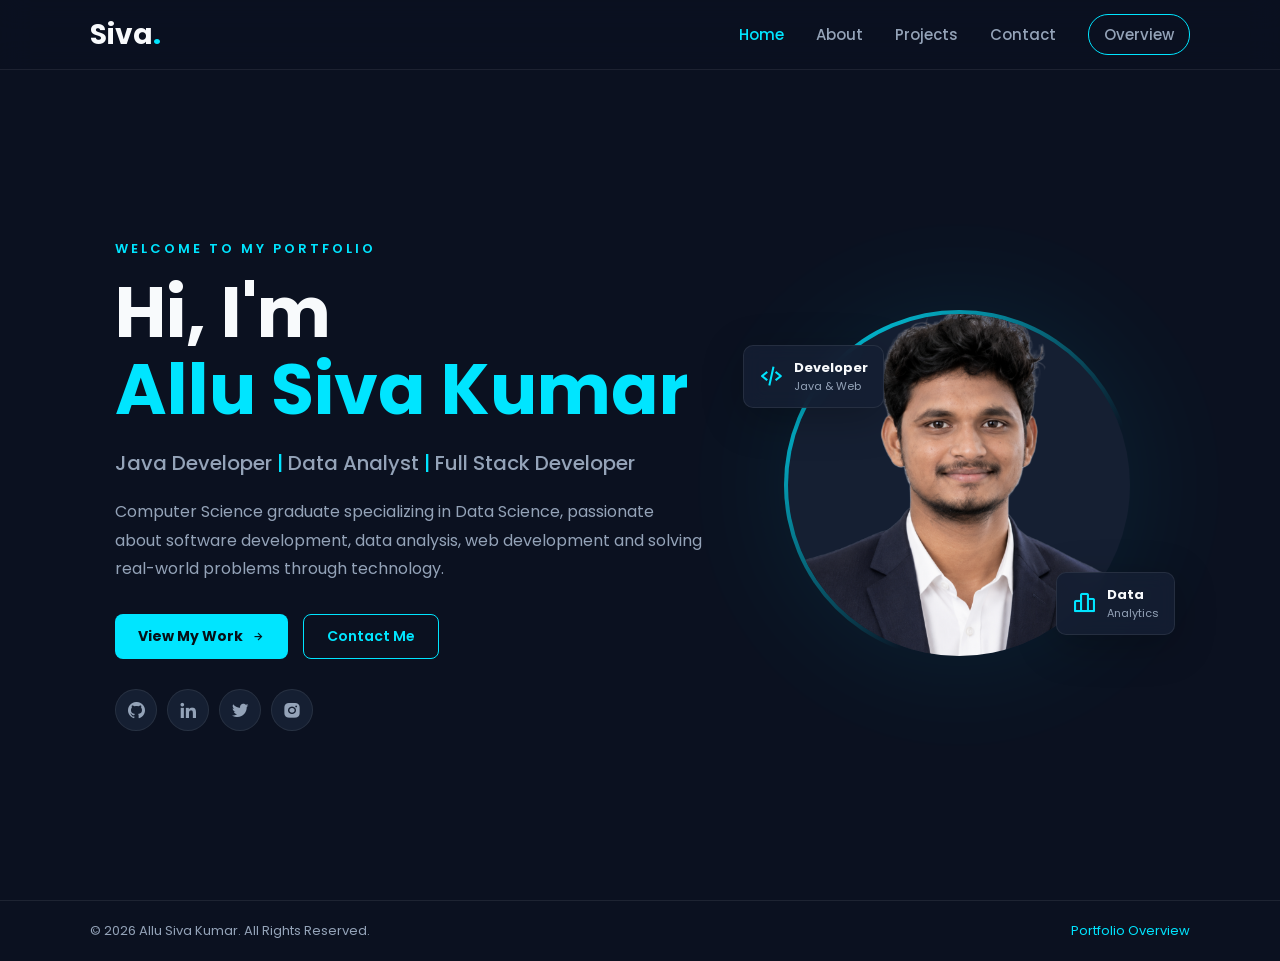
<file: index.html>
<!DOCTYPE html>
<html lang="en">

<head>
    <meta charset="UTF-8">
    <meta name="viewport" content="width=device-width, initial-scale=1.0">

    <title>Allu Siva Kumar | Java Developer & Data Analyst</title>

    <link rel="stylesheet" href="css/style.css">
    <link rel="stylesheet" href="css/home.css">

    <link href="https://unpkg.com/boxicons@2.1.4/css/boxicons.min.css" rel="stylesheet">
</head>

<body>

<header class="header">

    <a href="index.html" class="logo">
        Siva<span>.</span>
    </a>

    <i class='bx bx-menu' id="menu-icon"></i>

    <nav class="navbar">
        <a href="index.html" class="active">Home</a>
        <a href="about.html">About</a>
        <a href="projects.html">Projects</a>
        <a href="contact.html">Contact</a>
        <a href="dashboard.html" class="dashboard-link">Overview</a>
    </nav>

</header>


<main>

<section class="home">

    <div class="home-content">

        <p class="welcome">
            WELCOME TO MY PORTFOLIO
        </p>

        <h1>
            Hi, I'm <span><p>Allu Siva Kumar</p></span>
        </h1>

        <h2>
            Java Developer
            <span>|</span>
            Data Analyst
            <span>|</span>
            Full Stack Developer
        </h2>

        <p class="hero-description">
            Computer Science graduate specializing in Data Science,
            passionate about software development, data analysis,
            web development and solving real-world problems through technology.
        </p>

        <div class="home-buttons">

            <a href="projects.html" class="btn">
                View My Work
                <i class='bx bx-right-arrow-alt'></i>
            </a>

            <a href="contact.html" class="outline-btn">
                Contact Me
            </a>

        </div>


        <div class="social-media">

            <a href="https://github.com/AlluSivaKumar" target="_blank">
                <i class='bx bxl-github'></i>
            </a>

            <a href="https://www.linkedin.com/in/siva-kumar-allu/" target="_blank">
                <i class='bx bxl-linkedin'></i>
            </a>

            <a href="https://x.com/Siva_kumar_allu" target="_blank">
                <i class='bx bxl-twitter'></i>
            </a>

            <a href="https://www.instagram.com/siva_kumar_allu/" target="_blank">
                <i class='bx bxl-instagram-alt'></i>
            </a>

        </div>

    </div>


    <div class="home-image-area">

        <div class="image-glow"></div>

        <div class="home-image">

            <img src="Profile_pic_1.png"
                 alt="Allu Siva Kumar">

        </div>

        <div class="floating-card card-one">
            <i class='bx bx-code-alt'></i>
            <div>
                <strong>Developer</strong>
                <small>Java & Web</small>
            </div>
        </div>

        <div class="floating-card card-two">
            <i class='bx bx-bar-chart-alt-2'></i>
            <div>
                <strong>Data</strong>
                <small>Analytics</small>
            </div>
        </div>

    </div>

</section>

</main>


<footer class="footer">

    <p>
        © 2026 Allu Siva Kumar. All Rights Reserved.
    </p>

    <a href="dashboard.html">
        Portfolio Overview
    </a>

</footer>


<script src="js/script.js"></script>

</body>
</html>
</file>
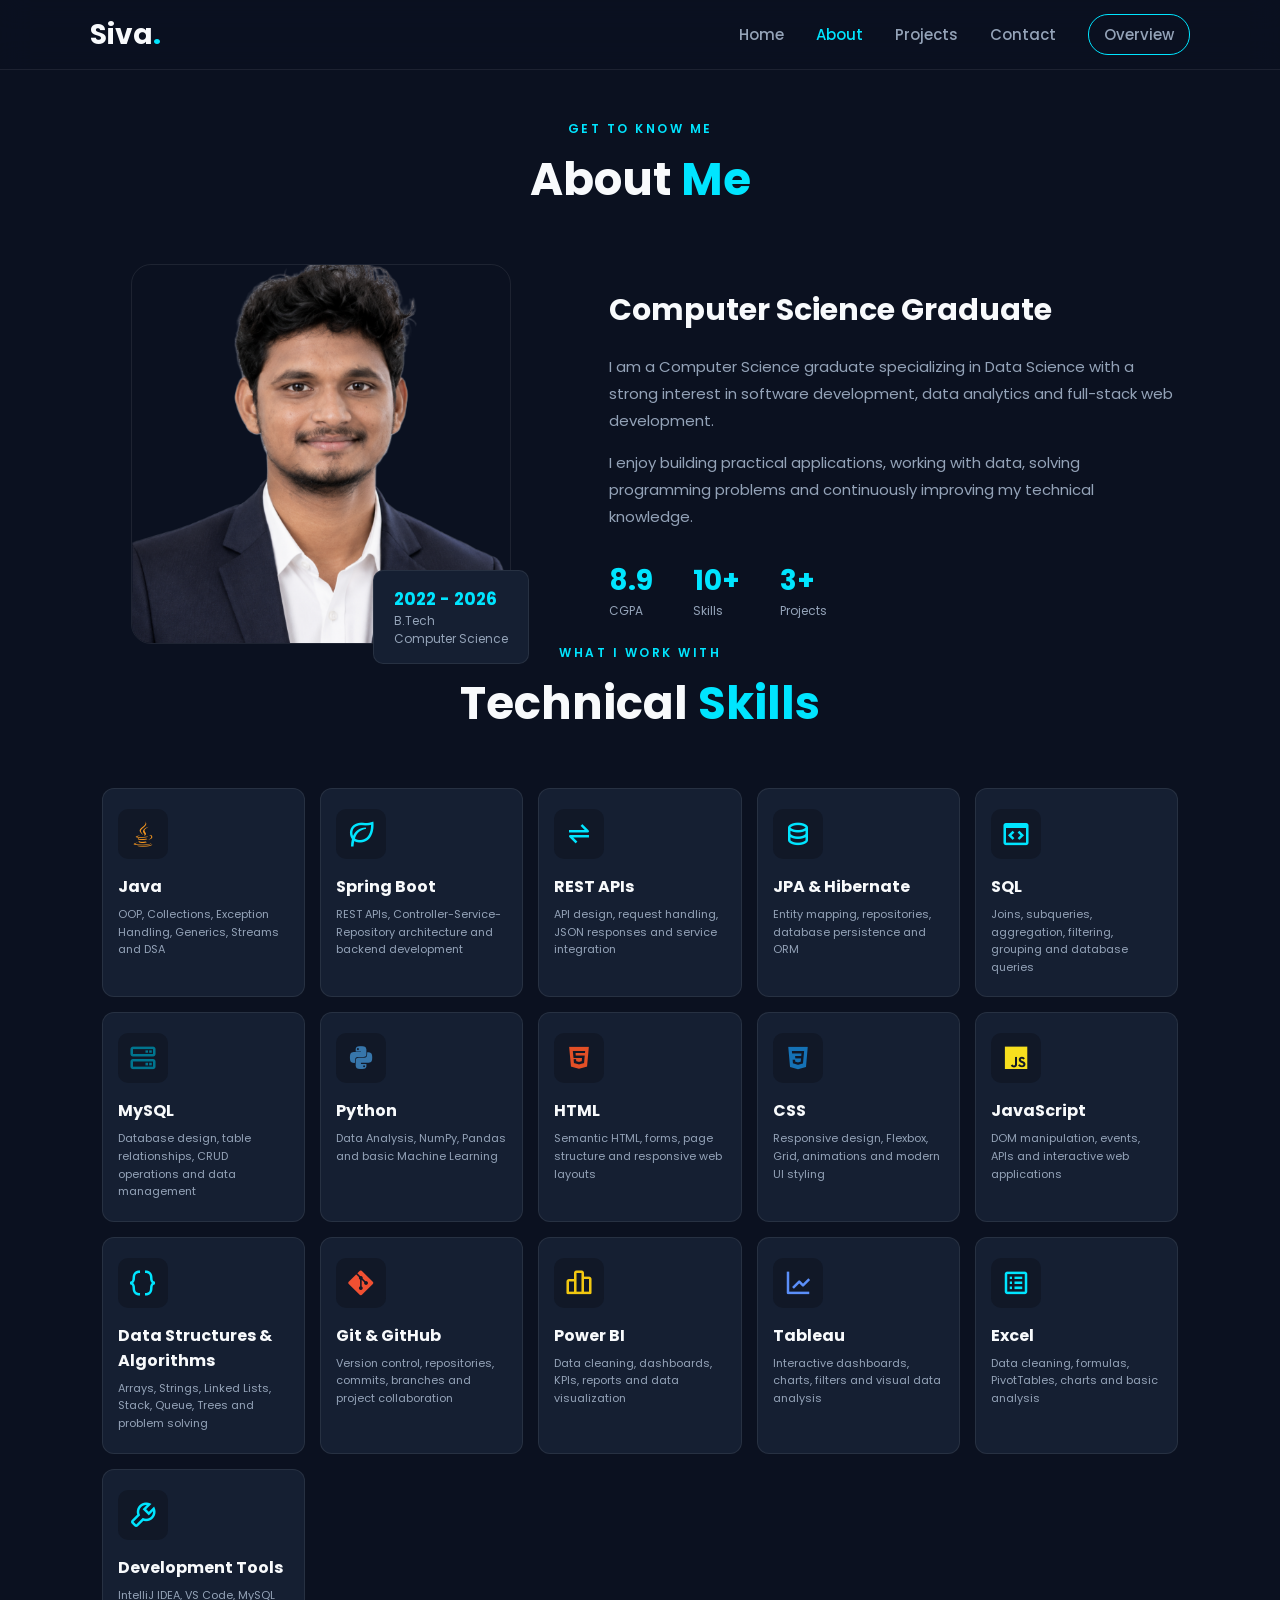
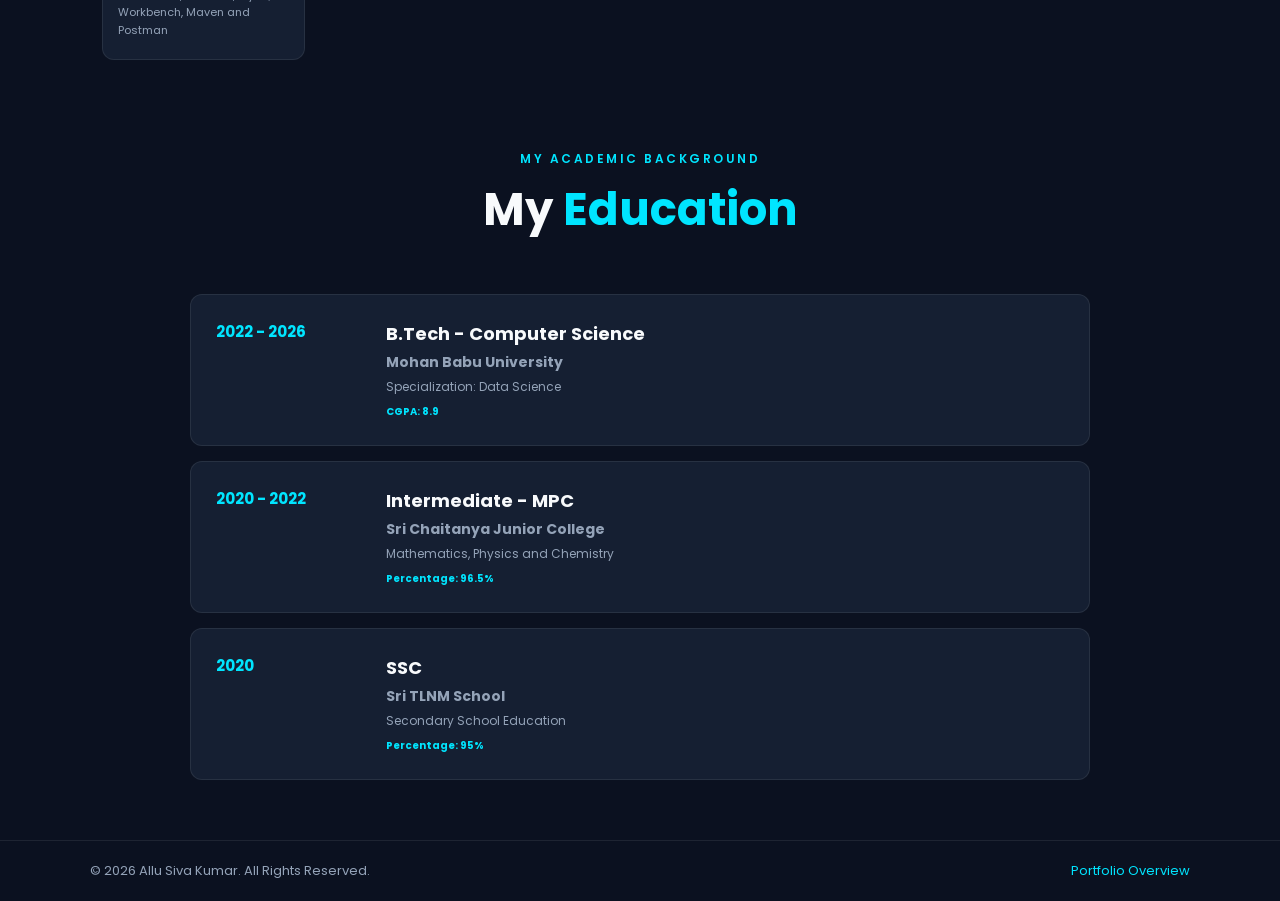
<file: about.html>
<!DOCTYPE html>
<html lang="en">

<head>

    <meta charset="UTF-8">
    <meta name="viewport" content="width=device-width, initial-scale=1.0">

    <title>About | Allu Siva Kumar</title>

    <link rel="stylesheet" href="css/style.css">
    <link rel="stylesheet" href="css/about.css">

    <link href="https://unpkg.com/boxicons@2.1.4/css/boxicons.min.css"
          rel="stylesheet">

</head>

<body>


<header class="header">

    <a href="index.html" class="logo">
        Siva<span>.</span>
    </a>

    <i class='bx bx-menu' id="menu-icon"></i>

    <nav class="navbar">

        <a href="index.html">Home</a>

        <a href="about.html" class="active">
            About
        </a>

        <a href="projects.html">
            Projects
        </a>

        <a href="contact.html">
            Contact
        </a>

        <a href="dashboard.html" class="dashboard-link">
            Overview
        </a>

    </nav>

</header>


<main>

<section class="about-page">


    <div class="about-heading">

        <p>GET TO KNOW ME</p>

        <h1>
            About <span>Me</span>
        </h1>

    </div>


    <div class="about-main">


        <div class="about-image">

            <img src="Profile_pic_1.png"
                 alt="Allu Siva Kumar">

            <div class="experience-card">

                <strong>2022 - 2026</strong>

                <span>
                    B.Tech<br>
                    Computer Science
                </span>

            </div>

        </div>



        <div class="about-text">

            <h2>
                Computer Science Graduate
            </h2>

            <p>
                I am a Computer Science graduate specializing in Data Science
                with a strong interest in software development, data analytics
                and full-stack web development.
            </p>

            <p>
                I enjoy building practical applications, working with data,
                solving programming problems and continuously improving my
                technical knowledge.
            </p>

            <div class="about-stats">

                <div>
                    <strong>8.9</strong>
                    <span>CGPA</span>
                </div>

                <div>
                    <strong>10+</strong>
                    <span>Skills</span>
                </div>

                <div>
                    <strong>3+</strong>
                    <span>Projects</span>
                </div>

            </div>

        </div>

    </div>



    <!-- SKILLS -->

    <div class="section-title">

        <p>WHAT I WORK WITH</p>

        <h2>
            Technical <span>Skills</span>
        </h2>

    </div>


    <div class="skills-grid">


        <div class="skill-card">

            <div class="skill-icon java">
                <i class='bx bxl-java'></i>
            </div>

            <h3>Java</h3>

            <p>
                OOP, Collections, Exception Handling, Generics, Streams and DSA
            </p>

        </div>


        <div class="skill-card">

            <div class="skill-icon spring">
                <i class='bx bx-leaf'></i>
            </div>

            <h3>Spring Boot</h3>

            <p>
                REST APIs, Controller-Service-Repository architecture and backend development
            </p>

        </div>


        <div class="skill-card">

            <div class="skill-icon api">
                <i class='bx bx-transfer-alt'></i>
            </div>

            <h3>REST APIs</h3>

            <p>
                API design, request handling, JSON responses and service integration
            </p>

        </div>


        <div class="skill-card">

            <div class="skill-icon database">
                <i class='bx bx-data'></i>
            </div>

            <h3>JPA & Hibernate</h3>

            <p>
                Entity mapping, repositories, database persistence and ORM
            </p>

        </div>


        <div class="skill-card">

            <div class="skill-icon sql">
                <i class='bx bx-code-block'></i>
            </div>

            <h3>SQL</h3>

            <p>
                Joins, subqueries, aggregation, filtering, grouping and database queries
            </p>

        </div>


        <div class="skill-card">

            <div class="skill-icon mysql">
                <i class='bx bx-server'></i>
            </div>

            <h3>MySQL</h3>

            <p>
                Database design, table relationships, CRUD operations and data management
            </p>

        </div>


        <div class="skill-card">

            <div class="skill-icon python">
                <i class='bx bxl-python'></i>
            </div>

            <h3>Python</h3>

            <p>
                Data Analysis, NumPy, Pandas and basic Machine Learning
            </p>

        </div>


        <div class="skill-card">

            <div class="skill-icon html">
                <i class='bx bxl-html5'></i>
            </div>

            <h3>HTML</h3>

            <p>
                Semantic HTML, forms, page structure and responsive web layouts
            </p>

        </div>


        <div class="skill-card">

            <div class="skill-icon css">
                <i class='bx bxl-css3'></i>
            </div>

            <h3>CSS</h3>

            <p>
                Responsive design, Flexbox, Grid, animations and modern UI styling
            </p>

        </div>


        <div class="skill-card">

            <div class="skill-icon javascript">
                <i class='bx bxl-javascript'></i>
            </div>

            <h3>JavaScript</h3>

            <p>
                DOM manipulation, events, APIs and interactive web applications
            </p>

        </div>


        <div class="skill-card">

            <div class="skill-icon dsa">
                <i class='bx bx-code-curly'></i>
            </div>

            <h3>Data Structures & Algorithms</h3>

            <p>
                Arrays, Strings, Linked Lists, Stack, Queue, Trees and problem solving
            </p>

        </div>


        <div class="skill-card">

            <div class="skill-icon git">
                <i class='bx bxl-git'></i>
            </div>

            <h3>Git & GitHub</h3>

            <p>
                Version control, repositories, commits, branches and project collaboration
            </p>

        </div>


        <div class="skill-card">

            <div class="skill-icon powerbi">
                <i class='bx bx-bar-chart-alt-2'></i>
            </div>

            <h3>Power BI</h3>

            <p>
                Data cleaning, dashboards, KPIs, reports and data visualization
            </p>

        </div>


        <div class="skill-card">

            <div class="skill-icon tableau">
                <i class='bx bx-line-chart'></i>
            </div>

            <h3>Tableau</h3>

            <p>
                Interactive dashboards, charts, filters and visual data analysis
            </p>

        </div>


        <div class="skill-card">

            <div class="skill-icon excel">
                <i class='bx bx-spreadsheet'></i>
            </div>

            <h3>Excel</h3>

            <p>
                Data cleaning, formulas, PivotTables, charts and basic analysis
            </p>

        </div>


        <div class="skill-card">

            <div class="skill-icon tools">
                <i class='bx bx-wrench'></i>
            </div>

            <h3>Development Tools</h3>

            <p>
                IntelliJ IDEA, VS Code, MySQL Workbench, Maven and Postman
            </p>

        </div>

    </div>


    <!-- EDUCATION -->

    <div class="section-title education-title">

        <p>MY ACADEMIC BACKGROUND</p>

        <h2>
            My <span>Education</span>
        </h2>

    </div>


    <div class="education-container">

        <div class="education-card">

            <div class="education-year">
                2022 - 2026
            </div>

            <div>

                <h3>
                    B.Tech - Computer Science
                </h3>

                <h4>
                    Mohan Babu University
                </h4>

                <p>
                    Specialization: Data Science
                </p>

                <strong>
                    CGPA: 8.9
                </strong>

            </div>

        </div>


        <div class="education-card">

            <div class="education-year">
                2020 - 2022
            </div>

            <div>

                <h3>
                    Intermediate - MPC
                </h3>

                <h4>
                    Sri Chaitanya Junior College
                </h4>

                <p>
                    Mathematics, Physics and Chemistry
                </p>

                <strong>
                    Percentage: 96.5%
                </strong>

            </div>

        </div>


        <div class="education-card">

            <div class="education-year">
                2020
            </div>

            <div>

                <h3>
                    SSC
                </h3>

                <h4>
                    Sri TLNM School
                </h4>

                <p>
                    Secondary School Education
                </p>

                <strong>
                    Percentage: 95%
                </strong>

            </div>

        </div>

    </div>


</section>

</main>


<footer class="footer">

    <p>
        © 2026 Allu Siva Kumar. All Rights Reserved.
    </p>

    <a href="dashboard.html">
        Portfolio Overview
    </a>

</footer>


<script src="js/script.js"></script>

</body>
</html>
</file>
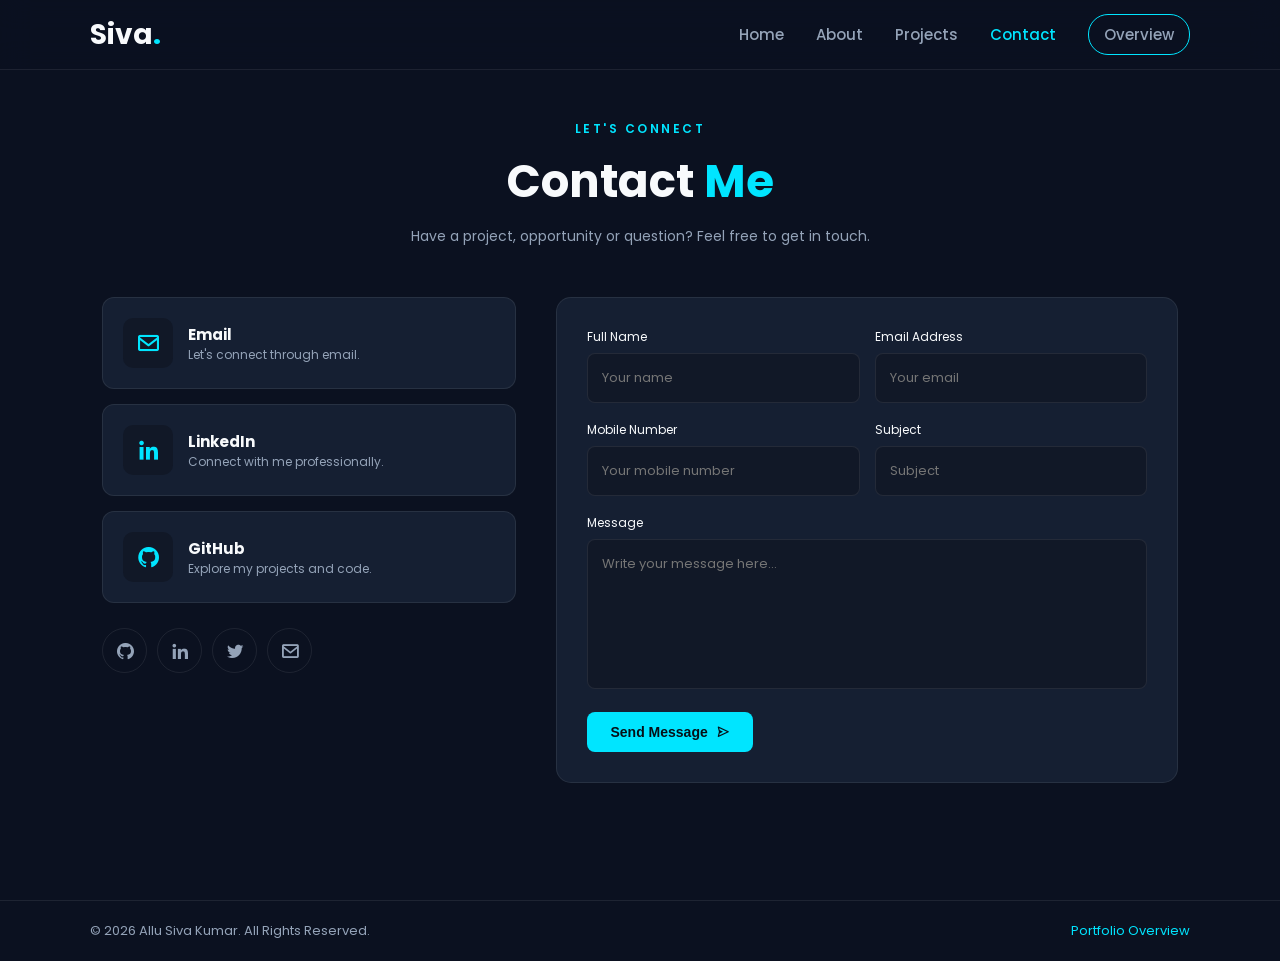
<file: contact.html>
<!DOCTYPE html>
<html lang="en">

<head>

    <meta charset="UTF-8">
    <meta name="viewport" content="width=device-width, initial-scale=1.0">

    <title>Contact | Allu Siva Kumar</title>

    <link rel="stylesheet" href="css/style.css">
    <link rel="stylesheet" href="css/contact.css">

    <link href="https://unpkg.com/boxicons@2.1.4/css/boxicons.min.css"
          rel="stylesheet">

</head>

<body>


<header class="header">

    <a href="index.html" class="logo">
        Siva<span>.</span>
    </a>

    <i class='bx bx-menu' id="menu-icon"></i>

    <nav class="navbar">

        <a href="index.html">
            Home
        </a>

        <a href="about.html">
            About
        </a>

        <a href="projects.html">
            Projects
        </a>

        <a href="contact.html" class="active">
            Contact
        </a>

        <a href="dashboard.html" class="dashboard-link">
            Overview
        </a>

    </nav>

</header>


<main>

<section class="contact-page">


    <div class="contact-heading">

        <p>LET'S CONNECT</p>

        <h1>
            Contact <span>Me</span>
        </h1>

        <p>
            Have a project, opportunity or question?
            Feel free to get in touch.
        </p>

    </div>



    <div class="contact-container">


        <div class="contact-info">


            <div class="contact-card">

                <div class="contact-icon">
                    <i class='bx bx-envelope'></i>
                </div>

                <div>

                    <h3>Email</h3>

                    <p>
                        Let's connect through email.
                    </p>

                </div>

            </div>



            <div class="contact-card">

                <div class="contact-icon">
                    <i class='bx bxl-linkedin'></i>
                </div>

                <div>

                    <h3>LinkedIn</h3>

                    <p>
                        Connect with me professionally.
                    </p>

                </div>

            </div>



            <div class="contact-card">

                <div class="contact-icon">
                    <i class='bx bxl-github'></i>
                </div>

                <div>

                    <h3>GitHub</h3>

                    <p>
                        Explore my projects and code.
                    </p>

                </div>

            </div>



            <div class="contact-social">

                <a href="https://github.com/AlluSivaKumar"
                   target="_blank">

                    <i class='bx bxl-github'></i>

                </a>

                <a href="https://www.linkedin.com/in/siva-kumar-allu/"
                   target="_blank">

                    <i class='bx bxl-linkedin'></i>

                </a>

                <a href="https://x.com/Siva_kumar_allu"
                   target="_blank">

                    <i class='bx bxl-twitter'></i>

                </a>

                <a href="mailto:your-email@example.com">

                    <i class='bx bx-envelope'></i>

                </a>

            </div>

        </div>



        <div class="contact-form-container">

            <form id="contactForm">


                <div class="input-group">

                    <div class="input-field">

                        <label>Full Name</label>

                        <input type="text"
                               placeholder="Your name"
                               required>

                    </div>


                    <div class="input-field">

                        <label>Email Address</label>

                        <input type="email"
                               placeholder="Your email"
                               required>

                    </div>

                </div>



                <div class="input-group">

                    <div class="input-field">

                        <label>Mobile Number</label>

                        <input type="tel"
                               placeholder="Your mobile number">

                    </div>


                    <div class="input-field">

                        <label>Subject</label>

                        <input type="text"
                               placeholder="Subject"
                               required>

                    </div>

                </div>



                <div class="input-field">

                    <label>Message</label>

                    <textarea
                        placeholder="Write your message here..."
                        required></textarea>

                </div>


                <button type="submit" class="btn">

                    Send Message

                    <i class='bx bx-send'></i>

                </button>

            </form>

        </div>

    </div>

</section>

</main>


<footer class="footer">

    <p>
        © 2026 Allu Siva Kumar. All Rights Reserved.
    </p>

    <a href="dashboard.html">
        Portfolio Overview
    </a>

</footer>


<script src="js/script.js"></script>

</body>
</html>
</file>
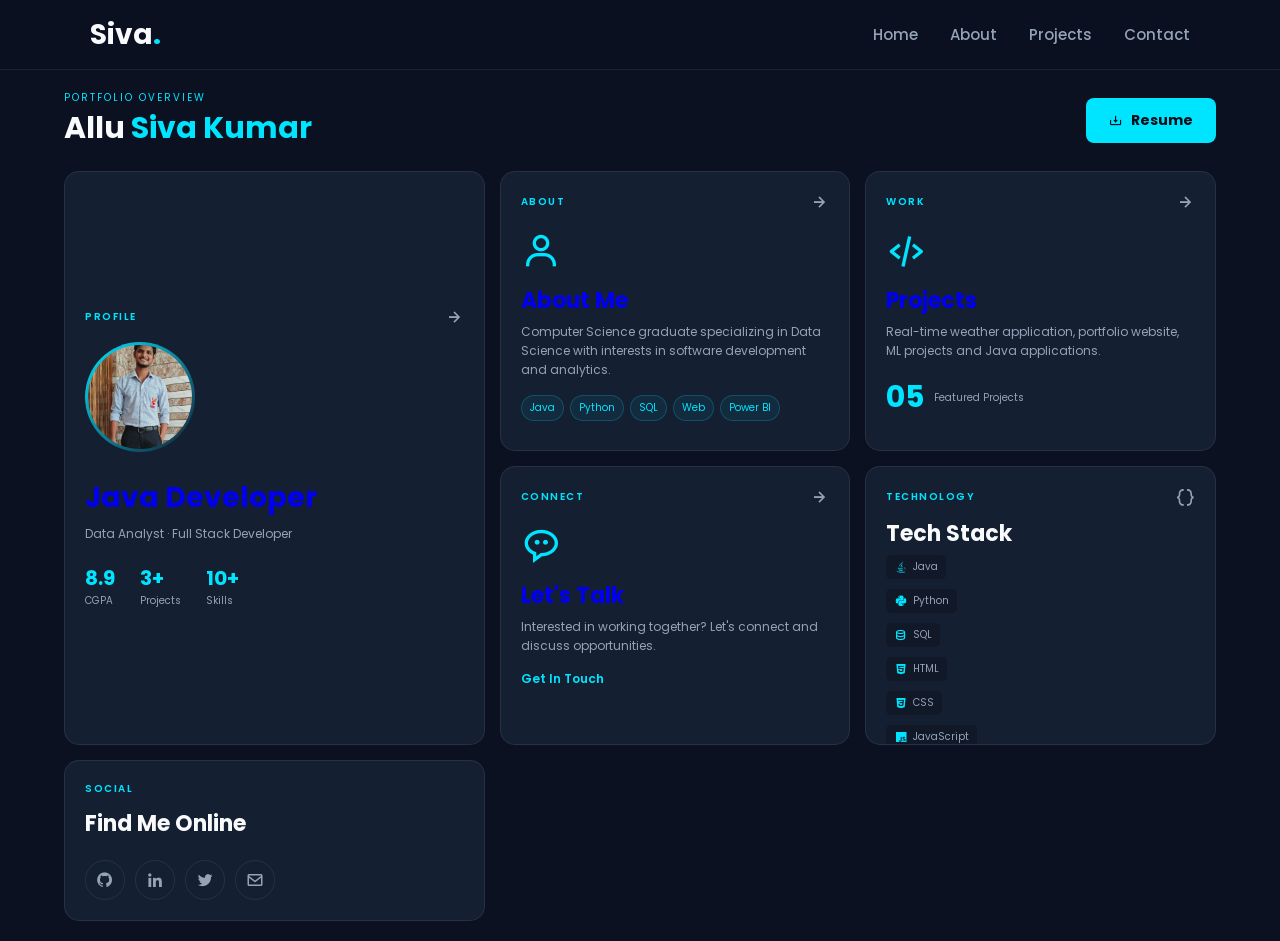
<file: dashboard.html>
<!DOCTYPE html>
<html lang="en">

<head>

    <meta charset="UTF-8">
    <meta name="viewport"
          content="width=device-width, initial-scale=1.0">

    <title>Portfolio Overview | Siva Kumar</title>

    <link rel="stylesheet" href="css/style.css">

    <link href="https://unpkg.com/boxicons@2.1.4/css/boxicons.min.css"
          rel="stylesheet">

</head>

<body class="dashboard-body">


<header class="header">

    <a href="index.html" class="logo">
        Siva<span>.</span>
    </a>

    <nav class="navbar dashboard-nav">

        <a href="index.html">Home</a>

        <a href="about.html">About</a>

        <a href="projects.html">Projects</a>

        <a href="contact.html">Contact</a>

    </nav>

</header>



<main class="dashboard">


    <div class="dashboard-header">

        <div>

            <p>
                PORTFOLIO OVERVIEW
            </p>

            <h1>
                Allu <span>Siva Kumar</span>
            </h1>

        </div>


        <a href="Siva_Kumar_Allu_Resume.pdf"
           target="_blank"
           class="btn">

            <i class='bx bx-download'></i>

            Resume

        </a>

    </div>



    <div class="dashboard-grid">


        <!-- HOME -->

        <a href="index.html"
           class="dashboard-card hero-card">

            <div class="dashboard-card-top">

                <span class="card-label">
                    PROFILE
                </span>

                <i class='bx bx-right-arrow-alt'></i>

            </div>


            <div class="profile-small">

                <img src="Siva_Kumar_Allu_3.png"
                     alt="Siva Kumar">

            </div>


            <h2>
                Java Developer
            </h2>

            <p>
                Data Analyst · Full Stack Developer
            </p>


            <div class="mini-stats">

                <div>
                    <strong>8.9</strong>
                    <span>CGPA</span>
                </div>

                <div>
                    <strong>3+</strong>
                    <span>Projects</span>
                </div>

                <div>
                    <strong>10+</strong>
                    <span>Skills</span>
                </div>

            </div>

        </a>



        <!-- ABOUT -->

        <a href="about.html"
           class="dashboard-card about-dashboard">

            <div class="dashboard-card-top">

                <span class="card-label">
                    ABOUT
                </span>

                <i class='bx bx-right-arrow-alt'></i>

            </div>


            <i class='bx bx-user dashboard-icon'></i>


            <h2>
                About Me
            </h2>

            <p>
                Computer Science graduate specializing in
                Data Science with interests in software
                development and analytics.
            </p>


            <div class="skill-preview">

                <span>Java</span>
                <span>Python</span>
                <span>SQL</span>
                <span>Web</span>
                <span>Power BI</span>

            </div>

        </a>



        <!-- PROJECTS -->

        <a href="projects.html"
           class="dashboard-card projects-dashboard">

            <div class="dashboard-card-top">

                <span class="card-label">
                    WORK
                </span>

                <i class='bx bx-right-arrow-alt'></i>

            </div>


            <i class='bx bx-code-alt dashboard-icon'></i>


            <h2>
                Projects
            </h2>

            <p>
                Real-time weather application,
                portfolio website, ML projects and
                Java applications.
            </p>


            <div class="project-count">

                <strong>05</strong>

                <span>
                    Featured Projects
                </span>

            </div>

        </a>



        <!-- CONTACT -->

        <a href="contact.html"
           class="dashboard-card contact-dashboard">

            <div class="dashboard-card-top">

                <span class="card-label">
                    CONNECT
                </span>

                <i class='bx bx-right-arrow-alt'></i>

            </div>


            <i class='bx bx-message-rounded-dots dashboard-icon'></i>


            <h2>
                Let's Talk
            </h2>

            <p>
                Interested in working together?
                Let's connect and discuss opportunities.
            </p>


            <div class="contact-link">

                Get In Touch

                <i class='bx bx-arrow-up-right'></i>

            </div>

        </a>



        <!-- SKILLS -->

        <div class="dashboard-card skills-dashboard">

            <div class="dashboard-card-top">

                <span class="card-label">
                    TECHNOLOGY
                </span>

                <i class='bx bx-code-curly'></i>

            </div>


            <h2>
                Tech Stack
            </h2>


            <div class="dashboard-skills">

                <span>
                    <i class='bx bxl-java'></i>
                    Java
                </span>

                <span>
                    <i class='bx bxl-python'></i>
                    Python
                </span>

                <span>
                    <i class='bx bx-data'></i>
                    SQL
                </span>

                <span>
                    <i class='bx bxl-html5'></i>
                    HTML
                </span>

                <span>
                    <i class='bx bxl-css3'></i>
                    CSS
                </span>

                <span>
                    <i class='bx bxl-javascript'></i>
                    JavaScript
                </span>

                <span>
                    <i class='bx bx-bar-chart-alt-2'></i>
                    Power BI
                </span>

                <span>
                    <i class='bx bx-line-chart'></i>
                    Tableau
                </span>

            </div>

        </div>



        <!-- SOCIAL -->

        <div class="dashboard-card social-dashboard">

            <span class="card-label">
                SOCIAL
            </span>

            <h2>
                Find Me Online
            </h2>


            <div class="dashboard-social">

                <a href="https://github.com/AlluSivaKumar"
                   target="_blank">

                    <i class='bx bxl-github'></i>

                </a>

                <a href="https://www.linkedin.com/in/siva-kumar-allu/"
                   target="_blank">

                    <i class='bx bxl-linkedin'></i>

                </a>

                <a href="https://x.com/Siva_kumar_allu"
                   target="_blank">

                    <i class='bx bxl-twitter'></i>

                </a>

                <a href="mailto:your-email@example.com">

                    <i class='bx bx-envelope'></i>

                </a>

            </div>

        </div>


    </div>

</main>


<script src="js/script.js"></script>

</body>
</html>
</file>
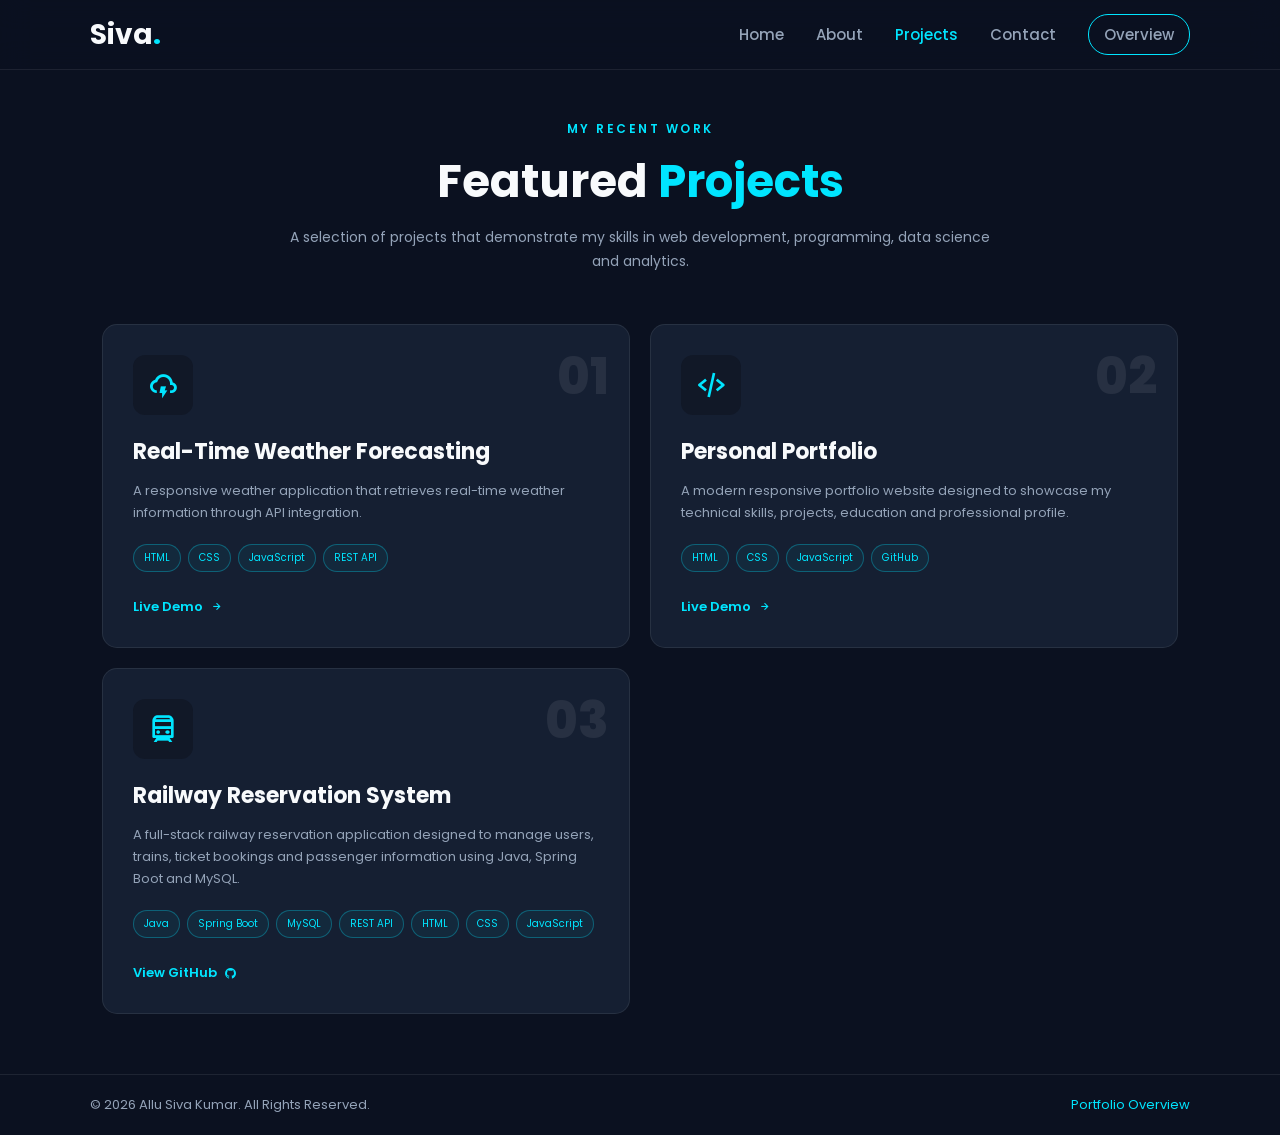
<file: projects.html>
<!DOCTYPE html>
<html lang="en">

<head>

    <meta charset="UTF-8">
    <meta name="viewport" content="width=device-width, initial-scale=1.0">

    <title>Projects | Allu Siva Kumar</title>

    <link rel="stylesheet" href="css/style.css">
    <link rel="stylesheet" href="css/projects.css">

    <link href="https://unpkg.com/boxicons@2.1.4/css/boxicons.min.css"
          rel="stylesheet">

</head>

<body>


<header class="header">

    <a href="index.html" class="logo">
        Siva<span>.</span>
    </a>

    <i class='bx bx-menu' id="menu-icon"></i>

    <nav class="navbar">

        <a href="index.html">
            Home
        </a>

        <a href="about.html">
            About
        </a>

        <a href="projects.html" class="active">
            Projects
        </a>

        <a href="contact.html">
            Contact
        </a>

        <a href="dashboard.html" class="dashboard-link">
            Overview
        </a>

    </nav>

</header>


<main>

<section class="projects-page">


    <div class="projects-heading">

        <p>MY RECENT WORK</p>

        <h1>
            Featured <span>Projects</span>
        </h1>

        <p class="heading-description">
            A selection of projects that demonstrate my skills
            in web development, programming, data science and analytics.
        </p>

    </div>



    <div class="projects-grid">


        <!-- PROJECT 1 -->

        <article class="project-card">

            <div class="project-number">
                01
            </div>

            <div class="project-icon weather">
                <i class='bx bx-cloud-lightning'></i>
            </div>

            <div class="project-content">

                <h2>
                    Real-Time Weather Forecasting
                </h2>

                <p>
                    A responsive weather application that retrieves
                    real-time weather information through API integration.
                </p>

                <div class="technology-list">

                    <span>HTML</span>
                    <span>CSS</span>
                    <span>JavaScript</span>
                    <span>REST API</span>

                </div>

                <div class="project-buttons">

                    <a href="https://allusivakumar.github.io/RealTime-Weather-Forecasting-Project/"
                       target="_blank"
                       class="project-btn">

                        Live Demo

                        <i class='bx bx-right-arrow-alt'></i>

                    </a>

                </div>

            </div>

        </article>



        <!-- PROJECT 2 -->

        <article class="project-card">

            <div class="project-number">
                02
            </div>

            <div class="project-icon portfolio">
                <i class='bx bx-code-alt'></i>
            </div>

            <div class="project-content">

                <h2>
                    Personal Portfolio
                </h2>

                <p>
                    A modern responsive portfolio website designed
                    to showcase my technical skills, projects,
                    education and professional profile.
                </p>

                <div class="technology-list">

                    <span>HTML</span>
                    <span>CSS</span>
                    <span>JavaScript</span>
                    <span>GitHub</span>

                </div>

                <div class="project-buttons">

                    <a href="https://allusivakumar.github.io/MyPersonalPortfolio/"
                       target="_blank"
                       class="project-btn">

                        Live Demo

                        <i class='bx bx-right-arrow-alt'></i>

                    </a>

                </div>

            </div>

        </article>

        <!-- PROJECT 3 -->

        <article class="project-card">

            <div class="project-number">
                03
            </div>

            <div class="project-icon railway">
                <i class='bx bx-train'></i>
            </div>

            <div class="project-content">

                <h2>
                    Railway Reservation System
                </h2>

                <p>
                    A full-stack railway reservation application designed
                    to manage users, trains, ticket bookings and passenger
                    information using Java, Spring Boot and MySQL.
                </p>

                <div class="technology-list">

                    <span>Java</span>
                    <span>Spring Boot</span>
                    <span>MySQL</span>
                    <span>REST API</span>
                    <span>HTML</span>
                    <span>CSS</span>
                    <span>JavaScript</span>

                </div>

                <div class="project-buttons">

                    <a href="https://github.com/AlluSivaKumar/Railway-Reservation-System.git"
                    target="_blank"
                    class="project-btn">

                        View GitHub

                        <i class='bx bxl-github'></i>

                    </a>

                </div>

            </div>

        </article>

        <!-- PROJECT 4 -->

        <!-- PROJECT 5 -->

    </div>

</section>

</main>


<footer class="footer">

    <p>
        © 2026 Allu Siva Kumar. All Rights Reserved.
    </p>

    <a href="dashboard.html">
        Portfolio Overview
    </a>

</footer>


<script src="js/script.js"></script>

</body>
</html>
</file>
<file: css/style.css>
@import url('https://fonts.googleapis.com/css2?family=Poppins:wght@300;400;500;600;700;800&display=swap');


* {
    margin: 0;
    padding: 0;
    box-sizing: border-box;
    text-decoration: none;
    border: none;
    outline: none;
}


html {
    font-size: 62.5%;
    scroll-behavior: smooth;
}


body {
    font-family: 'Poppins', sans-serif;
    background: #0b1120;
    color: #f8fafc;
}


:root {

    --bg: #0b1120;

    --bg-light: #111827;

    --card: #151f32;

    --card-hover: #1b2940;

    --primary: #00e5ff;

    --primary-dark: #00a8bd;

    --text: #f8fafc;

    --muted: #94a3b8;

    --border: rgba(255,255,255,.08);

}


span {
    color: var(--primary);
}


.header {

    position: fixed;

    top: 0;
    left: 0;

    width: 100%;

    height: 7rem;

    padding: 0 7%;

    display: flex;

    justify-content: space-between;

    align-items: center;

    background: rgba(11,17,32,.88);

    backdrop-filter: blur(15px);

    border-bottom: 1px solid var(--border);

    z-index: 1000;

}


.logo {

    color: var(--text);

    font-size: 2.8rem;

    font-weight: 700;

}


.navbar {

    display: flex;

    align-items: center;

    gap: 3.2rem;

}


.navbar a {

    color: var(--muted);

    font-size: 1.5rem;

    font-weight: 500;

    transition: .3s;

}


.navbar a:hover,
.navbar a.active {

    color: var(--primary);

}


.dashboard-link {

    padding: .8rem 1.5rem;

    border: 1px solid var(--primary);

    border-radius: 2rem;

}


#menu-icon {

    display: none;

    font-size: 3rem;

    cursor: pointer;

}


.btn {

    display: inline-flex;

    align-items: center;

    justify-content: center;

    gap: .8rem;

    padding: 1.2rem 2.3rem;

    background: var(--primary);

    color: #061018;

    border-radius: .8rem;

    font-size: 1.4rem;

    font-weight: 700;

    transition: .3s;

}


.btn:hover {

    background: #fff;

    transform: translateY(-3px);

    box-shadow: 0 1rem 3rem rgba(0,229,255,.2);

}


.outline-btn {

    display: inline-flex;

    padding: 1.1rem 2.3rem;

    border: 1px solid var(--primary);

    color: var(--primary);

    border-radius: .8rem;

    font-size: 1.4rem;

    font-weight: 600;

    transition: .3s;

}


.outline-btn:hover {

    background: var(--primary);

    color: #061018;

}


.footer {

    padding: 2rem 7%;

    border-top: 1px solid var(--border);

    display: flex;

    justify-content: space-between;

    align-items: center;

    color: var(--muted);

    font-size: 1.3rem;

}


.footer a {

    color: var(--primary);

}


@media(max-width: 768px) {

    #menu-icon {
        display: block;
    }


    .navbar {

        position: absolute;

        top: 7rem;
        left: 0;

        width: 100%;

        padding: 2rem;

        background: var(--bg);

        display: none;

        flex-direction: column;

        align-items: flex-start;

        gap: 2rem;

        border-bottom: 1px solid var(--border);

    }


    .navbar.active {
        display: flex;
    }


    .header {
        padding: 0 5%;
    }


    .footer {

        flex-direction: column;

        gap: 1rem;

        text-align: center;

    }

}



/* =========================================
   ONE-FRAME PORTFOLIO DASHBOARD
========================================= */

.dashboard-body {

    min-height: 100vh;

    overflow: hidden;

}


.dashboard {

    min-height: 100vh;

    padding: 9rem 5% 2rem;

}


.dashboard-header {

    display: flex;

    justify-content: space-between;

    align-items: center;

    margin-bottom: 2rem;

}


.dashboard-header p {

    color: var(--primary);

    font-size: 1rem;

    letter-spacing: .2rem;

}


.dashboard-header h1 {

    font-size: 3rem;

}


.dashboard-grid {

    height: calc(100vh - 15rem);

    display: grid;

    grid-template-columns: 1.2fr 1fr 1fr;

    grid-template-rows: 1fr 1fr;

    gap: 1.5rem;

}


.dashboard-card {

    position: relative;

    padding: 2rem;

    background: var(--card);

    border: 1px solid var(--border);

    border-radius: 1.5rem;

    overflow: hidden;

    transition: .3s;

}


.dashboard-card:hover {

    border-color: var(--primary);

    transform: translateY(-3px);

    background: var(--card-hover);

}


.dashboard-card-top {

    display: flex;

    justify-content: space-between;

    align-items: center;

}


.card-label {

    color: var(--primary);

    font-size: 1rem;

    font-weight: 600;

    letter-spacing: .15rem;

}


.dashboard-card-top i {

    color: var(--muted);

    font-size: 2rem;

}


.dashboard-card h2 {

    font-size: 2.2rem;

    margin: 1rem 0 .5rem;

}


.dashboard-card p {

    color: var(--muted);

    font-size: 1.2rem;

    line-height: 1.6;

}


.hero-card {

    grid-row: span 2;

    display: flex;

    flex-direction: column;

    justify-content: center;

}


.profile-small {

    width: 11rem;

    height: 11rem;

    border-radius: 50%;

    padding: .3rem;

    background: linear-gradient(
        135deg,
        var(--primary),
        transparent
    );

    margin: 1.5rem 0;

}


.profile-small img {

    width: 100%;

    height: 100%;

    border-radius: 50%;

    object-fit: cover;

}


.hero-card h2 {

    font-size: 2.8rem;

}


.mini-stats {

    display: flex;

    gap: 2.5rem;

    margin-top: 2rem;

}


.mini-stats div {

    display: flex;

    flex-direction: column;

}


.mini-stats strong {

    color: var(--primary);

    font-size: 2rem;

}


.mini-stats span {

    color: var(--muted);

    font-size: 1rem;

}


.dashboard-icon {

    font-size: 4rem;

    color: var(--primary);

    margin-top: 2rem;

}


.skill-preview {

    display: flex;

    flex-wrap: wrap;

    gap: .6rem;

    margin-top: 1.5rem;

}


.skill-preview span {

    padding: .4rem .8rem;

    background: rgba(0,229,255,.06);

    border: 1px solid rgba(0,229,255,.2);

    border-radius: 2rem;

    font-size: 1rem;

}


.project-count {

    display: flex;

    align-items: center;

    gap: 1rem;

    margin-top: 1.5rem;

}


.project-count strong {

    color: var(--primary);

    font-size: 3rem;

}


.project-count span {

    color: var(--muted);

    font-size: 1rem;

}


.contact-link {

    display: inline-flex;

    align-items: center;

    gap: .7rem;

    margin-top: 1.5rem;

    color: var(--primary);

    font-size: 1.2rem;

    font-weight: 600;

}


.dashboard-skills {

    display: flex;

    flex-direction: column;

}


.dashboard-skills {

    gap: 1rem;

}


.dashboard-skills span {

    display: inline-flex;

    align-items: center;

    gap: .5rem;

    width: fit-content;

    padding: .4rem .8rem;

    color: var(--muted);

    background: var(--bg-light);

    border-radius: .5rem;

    font-size: 1rem;

}


.dashboard-skills i {

    color: var(--primary);

    font-size: 1.4rem;

}


.social-dashboard {

    display: flex;

    flex-direction: column;

    justify-content: center;

}


.dashboard-social {

    display: flex;

    gap: 1rem;

    margin-top: 1.5rem;

}


.dashboard-social a {

    width: 4rem;

    height: 4rem;

    display: flex;

    justify-content: center;

    align-items: center;

    border: 1px solid var(--border);

    border-radius: 50%;

    color: var(--muted);

    font-size: 1.8rem;

    transition: .3s;

}


.dashboard-social a:hover {

    color: var(--primary);

    border-color: var(--primary);

}


@media(max-width: 900px) {

    .dashboard-body {

        overflow-y: auto;

    }


    .dashboard {

        padding-top: 9rem;

    }


    .dashboard-grid {

        height: auto;

        grid-template-columns: 1fr 1fr;

        grid-template-rows: auto;

    }


    .hero-card {

        grid-row: auto;

    }

}


@media(max-width: 600px) {

    .dashboard-header {

        align-items: flex-start;

        gap: 1rem;

    }


    .dashboard-header h1 {

        font-size: 2.2rem;

    }


    .dashboard-grid {

        grid-template-columns: 1fr;

    }


    .dashboard-body {

        overflow-y: auto;

    }

}
</file>
<file: css/home.css>
.home {

    min-height: calc(100vh - 7rem);

    margin-top: 7rem;

    padding: 5rem 9%;

    display: flex;

    align-items: center;

    justify-content: space-between;

    gap: 5rem;

    overflow: hidden;

}


.home-content {

    max-width: 68rem;

}


.welcome {

    color: var(--primary);

    font-size: 1.3rem;

    font-weight: 600;

    letter-spacing: .3rem;

    margin-bottom: 1.5rem;

}


.home h1 {

    font-size: clamp(4.5rem, 7vw, 7rem);

    line-height: 1.1;

    margin-bottom: 2rem;

}


.home h2 {

    color: var(--muted);

    font-size: 2rem;

    font-weight: 500;

    margin-bottom: 2rem;

}


.home h2 span {

    color: var(--primary);

}


.hero-description {

    max-width: 60rem;

    color: var(--muted);

    font-size: 1.6rem;

    line-height: 1.8;

}


.home-buttons {

    display: flex;

    gap: 1.5rem;

    margin-top: 3rem;

}


.social-media {

    display: flex;

    gap: 1rem;

    margin-top: 3rem;

}


.social-media a {

    width: 4.2rem;

    height: 4.2rem;

    display: flex;

    justify-content: center;

    align-items: center;

    border: 1px solid var(--border);

    background: var(--card);

    border-radius: 50%;

    color: var(--muted);

    font-size: 2rem;

    transition: .3s;

}


.social-media a:hover {

    color: var(--primary);

    border-color: var(--primary);

    transform: translateY(-4px);

}


.home-image-area {

    position: relative;

    width: 42rem;

    height: 48rem;

    display: flex;

    align-items: center;

    justify-content: center;

}


.image-glow {

    position: absolute;

    width: 35rem;

    height: 35rem;

    border-radius: 50%;

    background: var(--primary);

    opacity: .08;

    filter: blur(6rem);

}


.home-image {

    width: 35rem;

    height: 35rem;

    border-radius: 50%;

    padding: .4rem;

    background: linear-gradient(
        135deg,
        var(--primary),
        transparent 65%
    );

    position: relative;

    z-index: 2;

}


.home-image img {

    width: 100%;

    height: 100%;

    object-fit: cover;

    border-radius: 50%;

    background: var(--card);

}


.floating-card {

    position: absolute;

    z-index: 5;

    display: flex;

    align-items: center;

    gap: 1rem;

    padding: 1.2rem 1.5rem;

    background: rgba(21,31,50,.9);

    border: 1px solid var(--border);

    backdrop-filter: blur(1rem);

    border-radius: 1rem;

    box-shadow: 0 1rem 4rem rgba(0,0,0,.25);

}


.floating-card i {

    font-size: 2.5rem;

    color: var(--primary);

}


.floating-card strong {

    display: block;

    font-size: 1.3rem;

}


.floating-card small {

    color: var(--muted);

    font-size: 1.1rem;

}


.card-one {

    left: -1rem;

    top: 10rem;

}


.card-two {

    right: -1rem;

    bottom: 9rem;

}


@media(max-width: 900px) {

    .home {

        flex-direction: column;

        text-align: center;

        padding-top: 8rem;

    }


    .home-buttons,
    .social-media {

        justify-content: center;

    }


    .home-image-area {

        transform: scale(.85);

    }

}


@media(max-width: 500px) {

    .home-image-area {

        transform: scale(.65);

        margin-top: -4rem;

        margin-bottom: -7rem;

    }


    .home-buttons {

        flex-direction: column;

    }

}
</file>
<file: css/about.css>
.about-page {

    padding: 12rem 8% 6rem;

}


.about-heading,
.section-title {

    text-align: center;

    margin-bottom: 5rem;

}


.about-heading p,
.section-title p {

    color: var(--primary);

    font-size: 1.2rem;

    letter-spacing: .25rem;

    font-weight: 600;

}


.about-heading h1,
.section-title h2 {

    font-size: 4.5rem;

    margin-top: .8rem;

}


.about-main {

    max-width: 110rem;

    margin: auto;

    display: grid;

    grid-template-columns: 1fr 1.3fr;

    gap: 7rem;

    align-items: center;

}


.about-image {

    position: relative;

}


.about-image img {

    width: 100%;

    max-width: 38rem;

    display: block;

    margin: auto;

    border-radius: 2rem;

    border: 1px solid var(--border);

}


.experience-card {

    position: absolute;

    bottom: -2rem;

    right: 1rem;

    padding: 1.5rem 2rem;

    background: var(--card);

    border: 1px solid var(--border);

    border-radius: 1rem;

}


.experience-card strong {

    display: block;

    color: var(--primary);

    font-size: 1.7rem;

}


.experience-card span {

    color: var(--muted);

    font-size: 1.2rem;

}


.about-text h2 {

    font-size: 3rem;

    margin-bottom: 2rem;

}


.about-text p {

    color: var(--muted);

    font-size: 1.5rem;

    line-height: 1.8;

    margin-bottom: 1.5rem;

}


.about-stats {

    display: flex;

    gap: 4rem;

    margin-top: 3rem;

}


.about-stats div {

    display: flex;

    flex-direction: column;

}


.about-stats strong {

    font-size: 2.8rem;

    color: var(--primary);

}


.about-stats span {

    color: var(--muted);

    font-size: 1.2rem;

}


.skills-grid {

    max-width: 110rem;

    margin: auto;

    display: grid;

    grid-template-columns: repeat(5, 1fr);

    gap: 1.5rem;

}


.skill-card {

    padding: 2rem 1.5rem;

    background: var(--card);

    border: 1px solid var(--border);

    border-radius: 1.2rem;

    transition: .3s;

}


.skill-card:hover {

    transform: translateY(-6px);

    border-color: var(--primary);

    background: var(--card-hover);

}


.skill-icon {

    width: 5rem;

    height: 5rem;

    display: flex;

    justify-content: center;

    align-items: center;

    border-radius: 1rem;

    background: var(--bg-light);

    margin-bottom: 1.5rem;

}


.skill-icon i {

    font-size: 3rem;

    color: var(--primary);

}


.skill-card h3 {

    font-size: 1.6rem;

    margin-bottom: .7rem;

}


.skill-card p {

    color: var(--muted);

    font-size: 1.1rem;

    line-height: 1.6;

}


.java i {
    color: #f89820;
}


.python i {
    color: #3776ab;
}


.html i {
    color: #e34f26;
}


.css i {
    color: #1572b6;
}


.javascript i {
    color: #f7df1e;
}


.mysql i {
    color: #00758f;
}


.git i {
    color: #f05032;
}


.powerbi i {
    color: #f2c811;
}


.tableau i {
    color: #5b8ff9;
}


.education-title {

    margin-top: 9rem;

}


.education-container {

    max-width: 90rem;

    margin: auto;

    display: flex;

    flex-direction: column;

    gap: 1.5rem;

}


.education-card {

    display: grid;

    grid-template-columns: 15rem 1fr;

    gap: 2rem;

    padding: 2.5rem;

    background: var(--card);

    border: 1px solid var(--border);

    border-radius: 1.2rem;

}


.education-year {

    color: var(--primary);

    font-weight: 700;

    font-size: 1.5rem;

}


.education-card h3 {

    font-size: 1.8rem;

}


.education-card h4 {

    color: var(--muted);

    font-size: 1.4rem;

    margin: .5rem 0;

}


.education-card p {

    color: var(--muted);

    font-size: 1.2rem;

}


.education-card strong {

    display: inline-block;

    margin-top: .8rem;

    color: var(--primary);

}


@media(max-width: 1000px) {

    .skills-grid {

        grid-template-columns: repeat(3, 1fr);

    }

}


@media(max-width: 800px) {

    .about-main {

        grid-template-columns: 1fr;

    }


    .skills-grid {

        grid-template-columns: repeat(2, 1fr);

    }

}


@media(max-width: 500px) {

    .skills-grid {

        grid-template-columns: 1fr;

    }


    .education-card {

        grid-template-columns: 1fr;

    }


    .about-stats {

        gap: 2rem;

    }

}
</file>
<file: css/contact.css>
.contact-page {

    padding: 12rem 8% 6rem;

    min-height: 100vh;

}


.contact-heading {

    text-align: center;

    margin-bottom: 5rem;

}


.contact-heading > p:first-child {

    color: var(--primary);

    font-size: 1.2rem;

    letter-spacing: .25rem;

    font-weight: 600;

}


.contact-heading h1 {

    font-size: 4.5rem;

    margin: 1rem 0;

}


.contact-heading p:last-child {

    color: var(--muted);

    font-size: 1.4rem;

}


.contact-container {

    max-width: 110rem;

    margin: auto;

    display: grid;

    grid-template-columns: .8fr 1.2fr;

    gap: 4rem;

}


.contact-info {

    display: flex;

    flex-direction: column;

    gap: 1.5rem;

}


.contact-card {

    display: flex;

    align-items: center;

    gap: 1.5rem;

    padding: 2rem;

    background: var(--card);

    border: 1px solid var(--border);

    border-radius: 1.2rem;

}


.contact-icon {

    width: 5rem;

    height: 5rem;

    display: flex;

    justify-content: center;

    align-items: center;

    border-radius: 1rem;

    background: var(--bg-light);

}


.contact-icon i {

    color: var(--primary);

    font-size: 2.5rem;

}


.contact-card h3 {

    font-size: 1.5rem;

}


.contact-card p {

    color: var(--muted);

    font-size: 1.2rem;

}


.contact-social {

    display: flex;

    gap: 1rem;

    margin-top: 1rem;

}


.contact-social a {

    width: 4.5rem;

    height: 4.5rem;

    display: flex;

    justify-content: center;

    align-items: center;

    border: 1px solid var(--border);

    border-radius: 50%;

    color: var(--muted);

    font-size: 2rem;

    transition: .3s;

}


.contact-social a:hover {

    color: var(--primary);

    border-color: var(--primary);

    transform: translateY(-4px);

}


.contact-form-container {

    padding: 3rem;

    background: var(--card);

    border: 1px solid var(--border);

    border-radius: 1.5rem;

}


.input-group {

    display: grid;

    grid-template-columns: 1fr 1fr;

    gap: 1.5rem;

}


.input-field {

    margin-bottom: 1.8rem;

}


.input-field label {

    display: block;

    color: var(--text);

    font-size: 1.2rem;

    margin-bottom: .7rem;

}


.input-field input,
.input-field textarea {

    width: 100%;

    padding: 1.4rem;

    background: var(--bg-light);

    color: var(--text);

    border: 1px solid var(--border);

    border-radius: .8rem;

    font-size: 1.3rem;

    font-family: inherit;

    transition: .3s;

}


.input-field input:focus,
.input-field textarea:focus {

    border-color: var(--primary);

}


.input-field textarea {

    height: 15rem;

    resize: none;

}


@media(max-width: 800px) {

    .contact-container {

        grid-template-columns: 1fr;

    }

}


@media(max-width: 500px) {

    .input-group {

        grid-template-columns: 1fr;

        gap: 0;

    }

}
</file>
<file: css/projects.css>
.projects-page {

    padding: 12rem 8% 6rem;

}


.projects-heading {

    text-align: center;

    max-width: 70rem;

    margin: 0 auto 5rem;

}


.projects-heading > p:first-child {

    color: var(--primary);

    font-size: 1.2rem;

    letter-spacing: .25rem;

    font-weight: 600;

}


.projects-heading h1 {

    font-size: 4.5rem;

    margin: 1rem 0;

}


.heading-description {

    color: var(--muted);

    font-size: 1.4rem;

    line-height: 1.7;

}


.projects-grid {

    max-width: 115rem;

    margin: auto;

    display: grid;

    grid-template-columns: repeat(2, 1fr);

    gap: 2rem;

}


.project-card {

    position: relative;

    padding: 3rem;

    background: var(--card);

    border: 1px solid var(--border);

    border-radius: 1.5rem;

    overflow: hidden;

    transition: .4s;

}


.project-card:hover {

    transform: translateY(-7px);

    border-color: var(--primary);

    box-shadow: 0 1.5rem 4rem rgba(0,0,0,.2);

}


.project-number {

    position: absolute;

    right: 2rem;

    top: 1.5rem;

    color: rgba(255,255,255,.08);

    font-size: 5rem;

    font-weight: 800;

}


.project-icon {

    width: 6rem;

    height: 6rem;

    display: flex;

    align-items: center;

    justify-content: center;

    border-radius: 1.2rem;

    background: var(--bg-light);

    margin-bottom: 2rem;

}


.project-icon i {

    font-size: 3.2rem;

    color: var(--primary);

}


.project-content h2 {

    font-size: 2.2rem;

    margin-bottom: 1.2rem;

}


.project-content p {

    color: var(--muted);

    font-size: 1.3rem;

    line-height: 1.7;

    margin-bottom: 2rem;

}


.technology-list {

    display: flex;

    flex-wrap: wrap;

    gap: .7rem;

    margin-bottom: 2.5rem;

}


.technology-list span {

    padding: .5rem 1rem;

    border: 1px solid rgba(0,229,255,.3);

    background: rgba(0,229,255,.05);

    border-radius: 2rem;

    color: var(--primary);

    font-size: 1rem;

}


.project-btn {

    display: inline-flex;

    align-items: center;

    gap: .7rem;

    color: var(--primary);

    font-size: 1.3rem;

    font-weight: 600;

}


.project-btn i {

    transition: .3s;

}


.project-btn:hover i {

    transform: translateX(5px);

}


@media(max-width: 750px) {

    .projects-grid {

        grid-template-columns: 1fr;

    }

}
</file>
